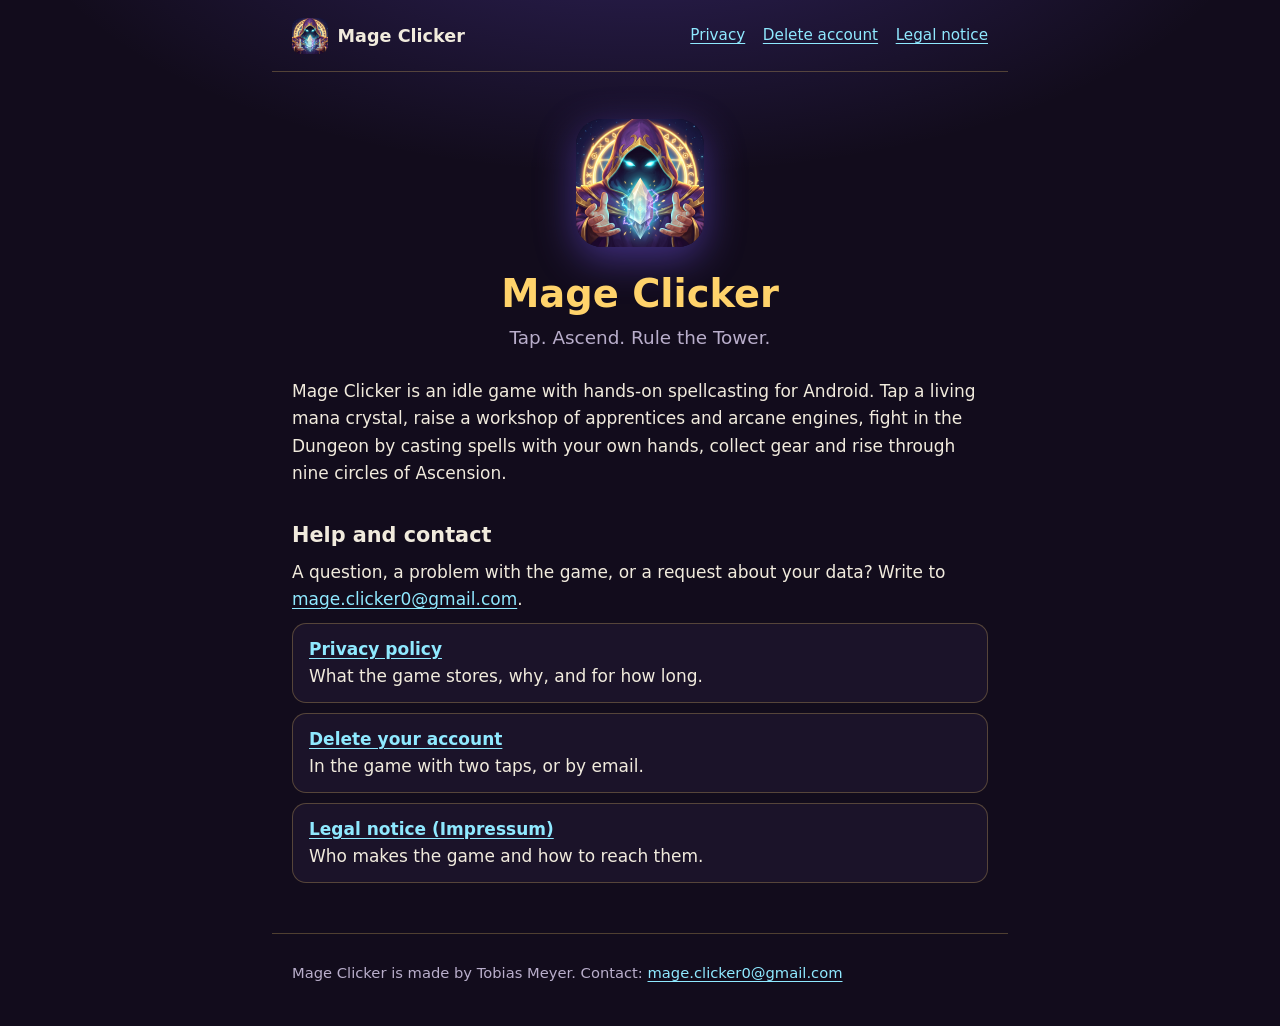
<file: index.html>
<!doctype html>
<html lang="en">
<head>
<meta charset="utf-8">
<meta name="viewport" content="width=device-width, initial-scale=1">
<title>Mage Clicker</title>
<meta name="description" content="Mage Clicker, an idle wizard game for Android: help, privacy policy, account deletion and legal notice.">
<link rel="icon" href="icon.png">
<link rel="stylesheet" href="style.css">
</head>
<body>
<header class="top">
  <a class="brand" href="index.html"><img src="icon.png" width="36" height="36" alt=""><span>Mage Clicker</span></a>
  <nav aria-label="Pages">
    <a href="privacy.html">Privacy</a>
    <a href="delete-account.html">Delete account</a>
    <a href="impressum.html">Legal notice</a>
  </nav>
</header>
<main>
<section class="hero">
  <img src="icon.png" width="128" height="128" alt="The Mage Clicker icon: a glowing mana crystal">
  <h1>Mage Clicker</h1>
  <p class="tagline">Tap. Ascend. Rule the Tower.</p>
</section>

<p>Mage Clicker is an idle game with hands-on spellcasting for Android. Tap a living mana crystal, raise a
workshop of apprentices and arcane engines, fight in the Dungeon by casting spells with your own hands,
collect gear and rise through nine circles of Ascension.</p>

<h2>Help and contact</h2>
<p>A question, a problem with the game, or a request about your data? Write to <a href="mailto:mage.clicker0@gmail.com">mage.clicker0@gmail.com</a>.</p>

<ul class="links">
  <li><a href="privacy.html">Privacy policy</a><br>What the game stores, why, and for how long.</li>
  <li><a href="delete-account.html">Delete your account</a><br>In the game with two taps, or by email.</li>
  <li><a href="impressum.html">Legal notice (Impressum)</a><br>Who makes the game and how to reach them.</li>
</ul>
</main>
<footer>
  <p>Mage Clicker is made by Tobias Meyer. Contact: <a href="mailto:mage.clicker0@gmail.com">mage.clicker0@gmail.com</a></p>
</footer>
</body>
</html>
</file>
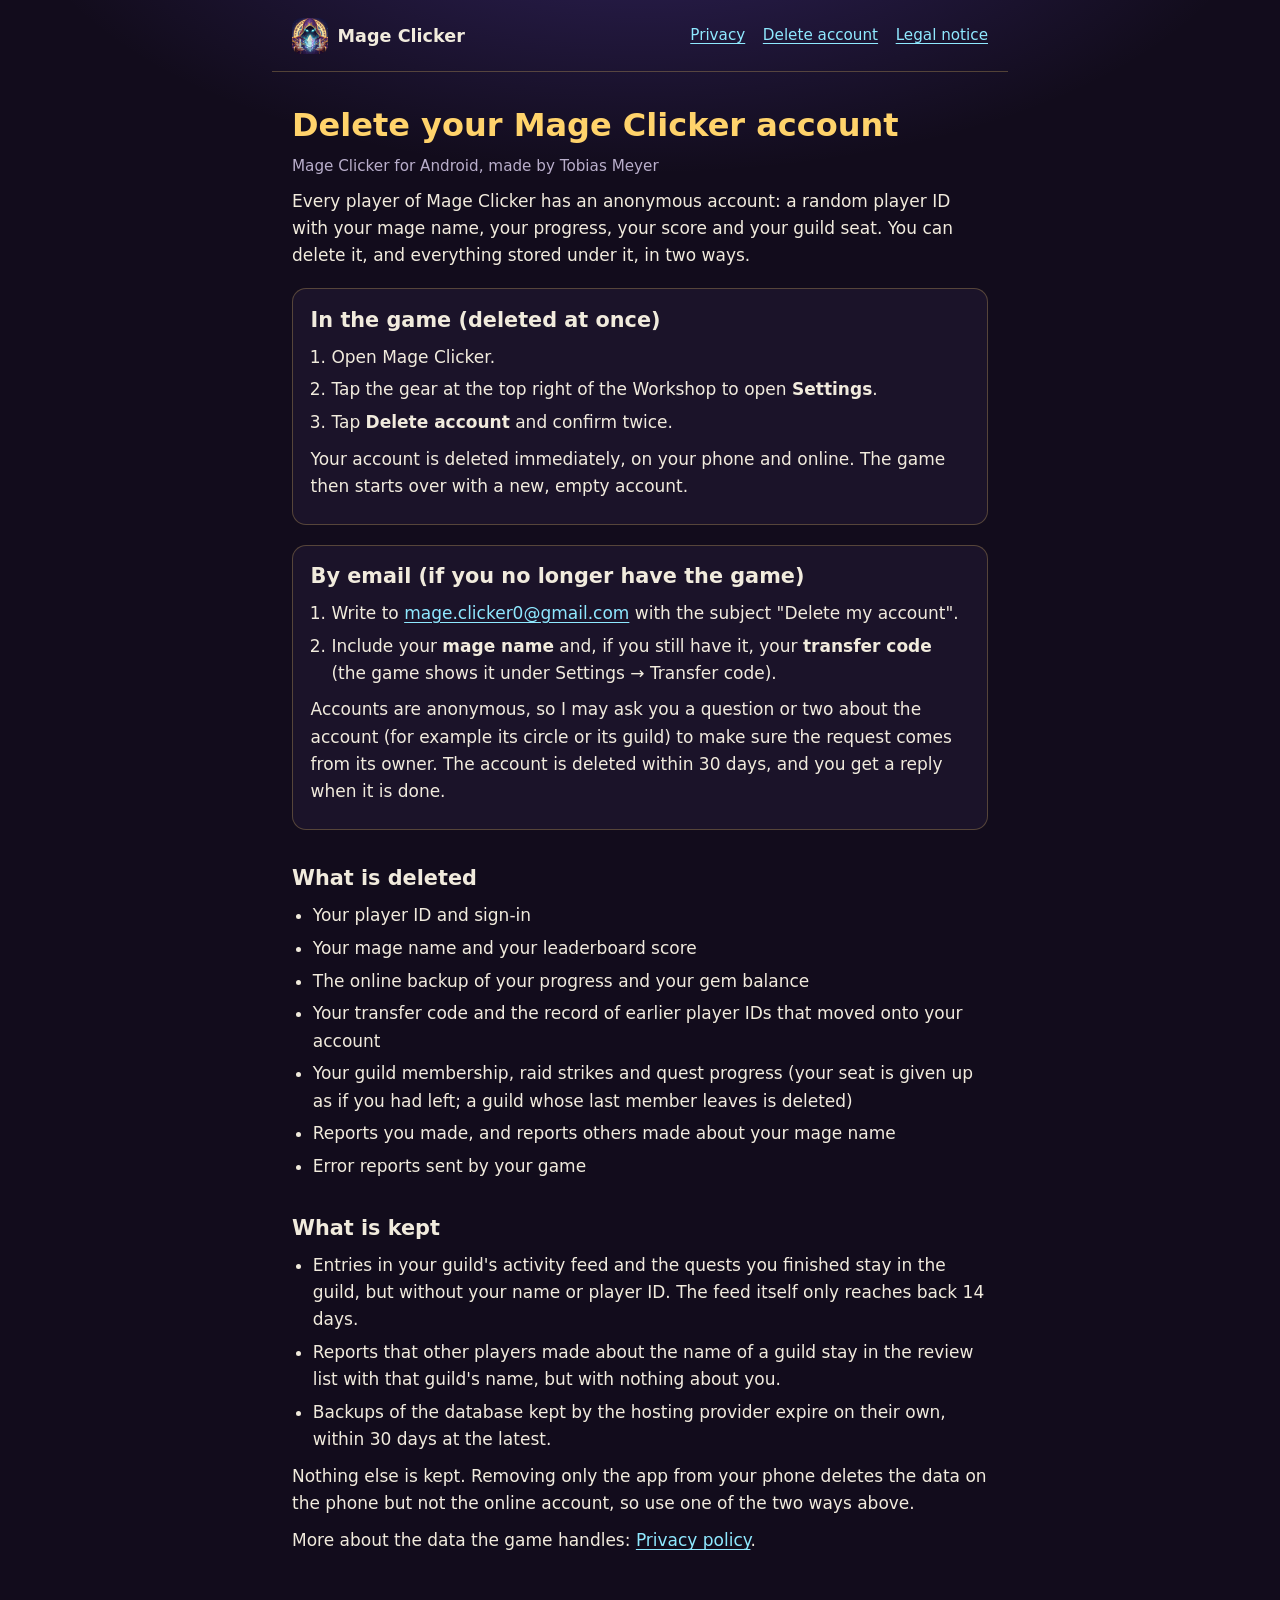
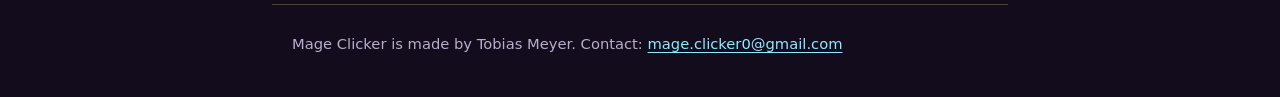
<file: delete-account.html>
<!doctype html>
<html lang="en">
<head>
<meta charset="utf-8">
<meta name="viewport" content="width=device-width, initial-scale=1">
<title>Delete your account · Mage Clicker</title>
<meta name="description" content="How to delete your Mage Clicker account and its data, in the game or by email, and what exactly is deleted.">
<link rel="icon" href="icon.png">
<link rel="stylesheet" href="style.css">
</head>
<body>
<header class="top">
  <a class="brand" href="index.html"><img src="icon.png" width="36" height="36" alt=""><span>Mage Clicker</span></a>
  <nav aria-label="Pages">
    <a href="privacy.html">Privacy</a>
    <a href="delete-account.html">Delete account</a>
    <a href="impressum.html">Legal notice</a>
  </nav>
</header>
<main>
<h1>Delete your Mage Clicker account</h1>
<p class="meta">Mage Clicker for Android, made by Tobias Meyer</p>

<p>Every player of Mage Clicker has an anonymous account: a random player ID with your mage name, your
progress, your score and your guild seat. You can delete it, and everything stored under it, in two ways.</p>

<div class="steps">
  <h2>In the game (deleted at once)</h2>
  <ol>
    <li>Open Mage Clicker.</li>
    <li>Tap the gear at the top right of the Workshop to open <strong>Settings</strong>.</li>
    <li>Tap <strong>Delete account</strong> and confirm twice.</li>
  </ol>
  <p>Your account is deleted immediately, on your phone and online. The game then starts over with a new,
  empty account.</p>
</div>

<div class="steps">
  <h2>By email (if you no longer have the game)</h2>
  <ol>
    <li>Write to <a href="mailto:mage.clicker0@gmail.com">mage.clicker0@gmail.com</a> with the subject "Delete my account".</li>
    <li>Include your <strong>mage name</strong> and, if you still have it, your <strong>transfer code</strong>
      (the game shows it under Settings → Transfer code).</li>
  </ol>
  <p>Accounts are anonymous, so I may ask you a question or two about the account (for example its circle
  or its guild) to make sure the request comes from its owner. The account is deleted within 30 days, and
  you get a reply when it is done.</p>
</div>

<h2>What is deleted</h2>
<ul>
  <li>Your player ID and sign-in</li>
  <li>Your mage name and your leaderboard score</li>
  <li>The online backup of your progress and your gem balance</li>
  <li>Your transfer code and the record of earlier player IDs that moved onto your account</li>
  <li>Your guild membership, raid strikes and quest progress (your seat is given up as if you had left;
    a guild whose last member leaves is deleted)</li>
  <li>Reports you made, and reports others made about your mage name</li>
  <li>Error reports sent by your game</li>
</ul>

<h2>What is kept</h2>
<ul>
  <li>Entries in your guild's activity feed and the quests you finished stay in the guild, but without
    your name or player ID. The feed itself only reaches back 14 days.</li>
  <li>Reports that other players made about the name of a guild stay in the review list with that guild's
    name, but with nothing about you.</li>
  <li>Backups of the database kept by the hosting provider expire on their own, within 30 days at the
    latest.</li>
</ul>
<p>Nothing else is kept. Removing only the app from your phone deletes the data on the phone but not the
online account, so use one of the two ways above.</p>

<p>More about the data the game handles: <a href="privacy.html">Privacy policy</a>.</p>
</main>
<footer>
  <p>Mage Clicker is made by Tobias Meyer. Contact: <a href="mailto:mage.clicker0@gmail.com">mage.clicker0@gmail.com</a></p>
</footer>
</body>
</html>
</file>
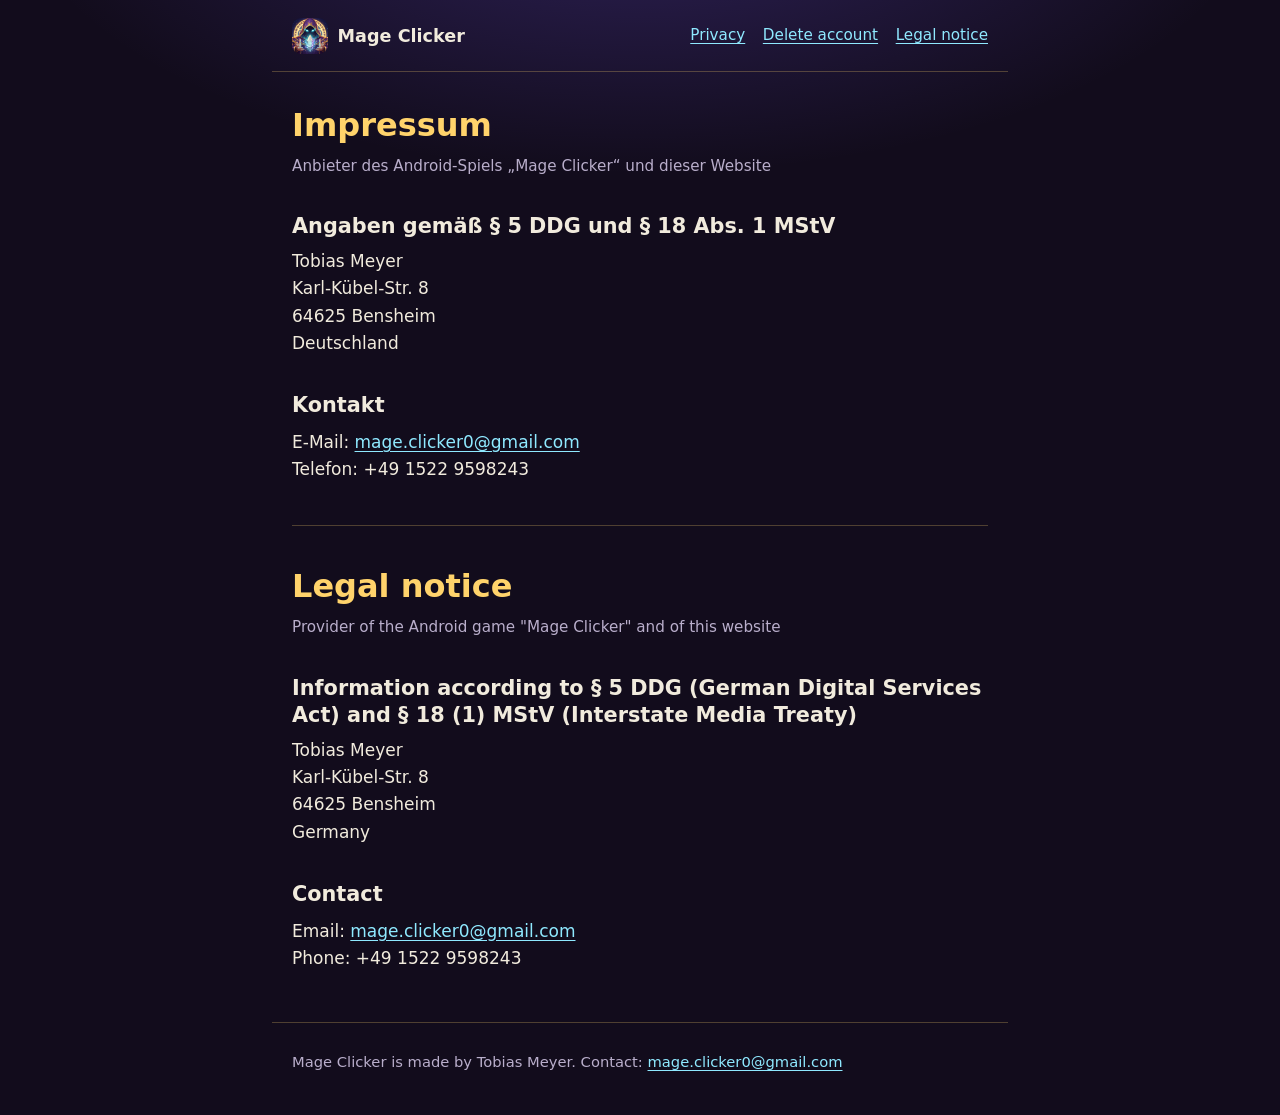
<file: impressum.html>
<!doctype html>
<html lang="en">
<head>
<meta charset="utf-8">
<meta name="viewport" content="width=device-width, initial-scale=1">
<title>Impressum / Legal notice · Mage Clicker</title>
<meta name="description" content="Impressum (legal notice) of the Android game Mage Clicker: who makes the game and how to reach them.">
<link rel="icon" href="icon.png">
<link rel="stylesheet" href="style.css">
</head>
<body>
<header class="top">
  <a class="brand" href="index.html"><img src="icon.png" width="36" height="36" alt=""><span>Mage Clicker</span></a>
  <nav aria-label="Pages">
    <a href="privacy.html">Privacy</a>
    <a href="delete-account.html">Delete account</a>
    <a href="impressum.html">Legal notice</a>
  </nav>
</header>
<main>
<section lang="de">
  <h1>Impressum</h1>
  <p class="meta">Anbieter des Android-Spiels „Mage Clicker“ und dieser Website</p>

  <h2>Angaben gemäß § 5 DDG und § 18 Abs. 1 MStV</h2>
  <address>
    Tobias Meyer<br>
    Karl-Kübel-Str. 8<br>
    64625 Bensheim<br>
    Deutschland
  </address>

  <h2>Kontakt</h2>
  <p>E-Mail: <a href="mailto:mage.clicker0@gmail.com">mage.clicker0@gmail.com</a><br>Telefon: +49 1522 9598243</p>
</section>

<hr>

<section>
  <h1>Legal notice</h1>
  <p class="meta">Provider of the Android game "Mage Clicker" and of this website</p>

  <h2>Information according to § 5 DDG (German Digital Services Act) and § 18 (1) MStV (Interstate Media Treaty)</h2>
  <address>
    Tobias Meyer<br>
    Karl-Kübel-Str. 8<br>
  64625 Bensheim<br>
  Germany
  </address>

  <h2>Contact</h2>
  <p>Email: <a href="mailto:mage.clicker0@gmail.com">mage.clicker0@gmail.com</a><br>Phone: +49 1522 9598243</p>
</section>
</main>
<footer>
  <p>Mage Clicker is made by Tobias Meyer. Contact: <a href="mailto:mage.clicker0@gmail.com">mage.clicker0@gmail.com</a></p>
</footer>
</body>
</html>
</file>
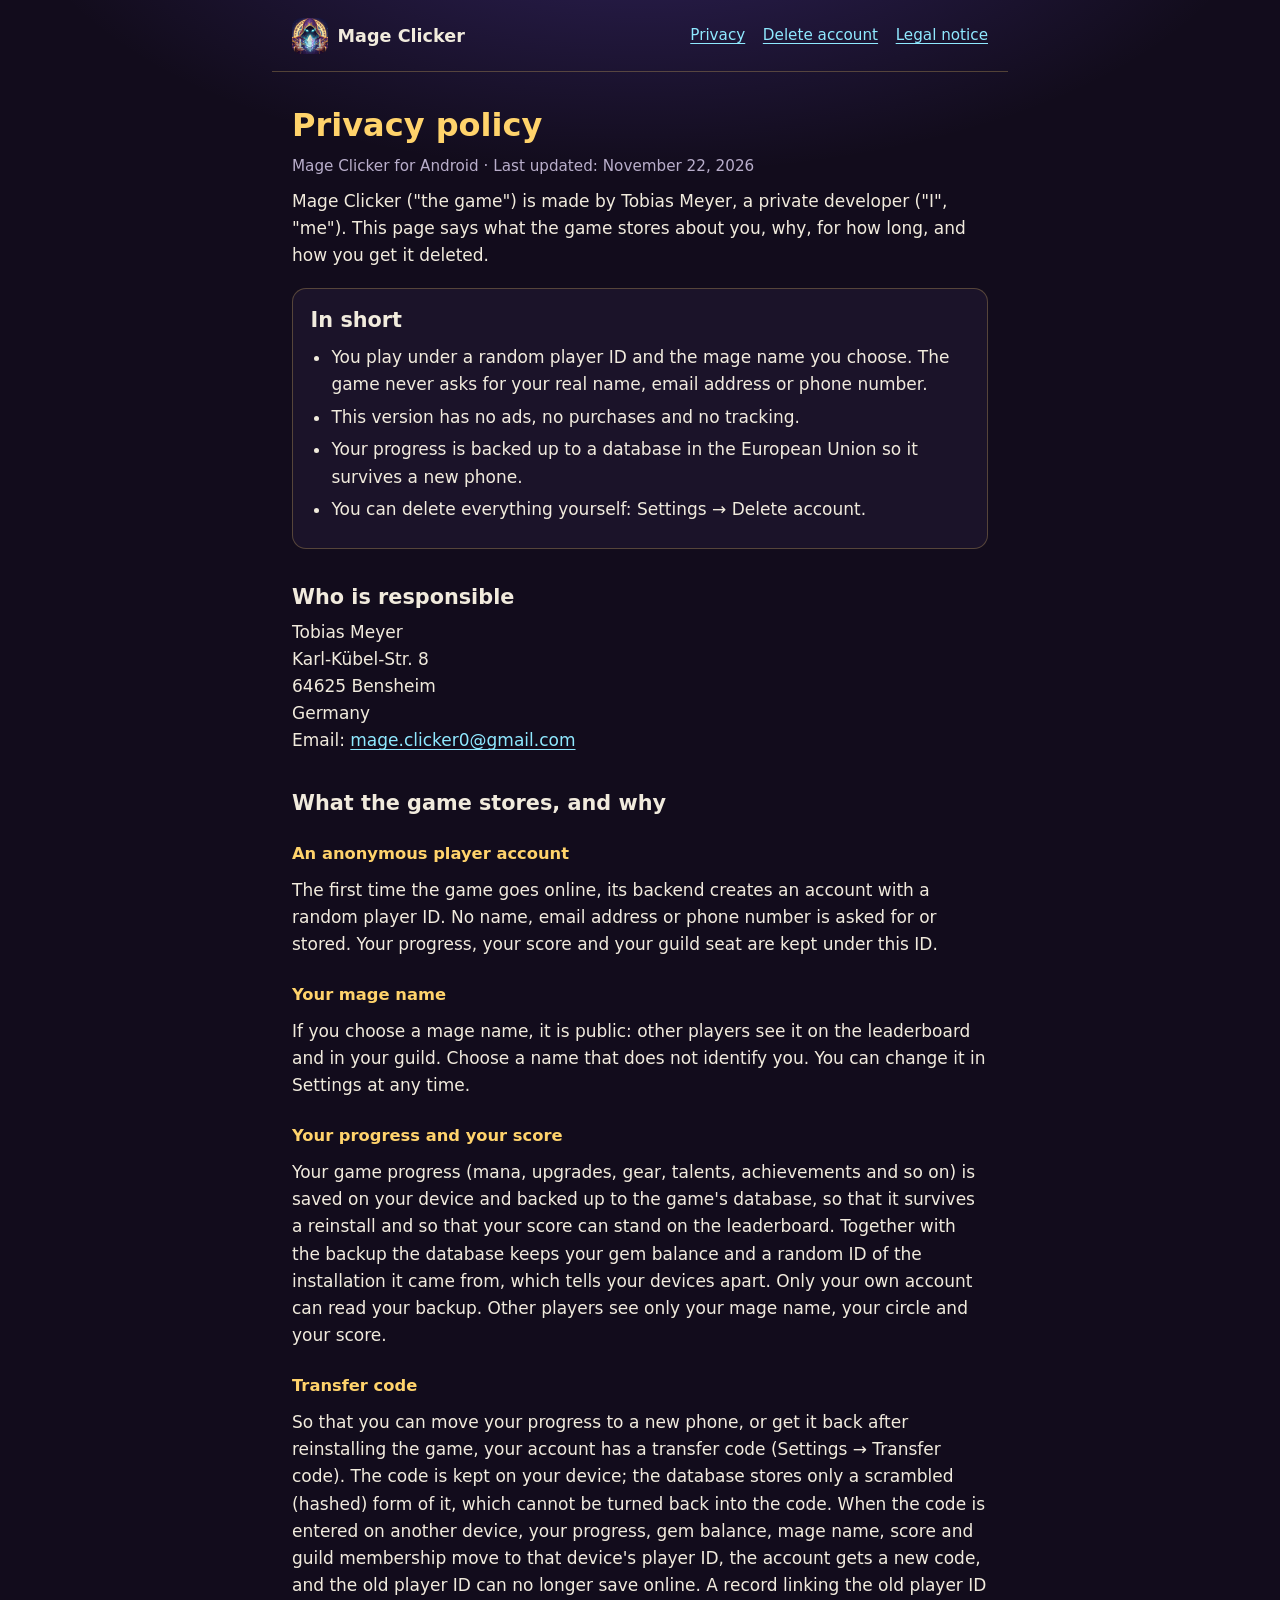
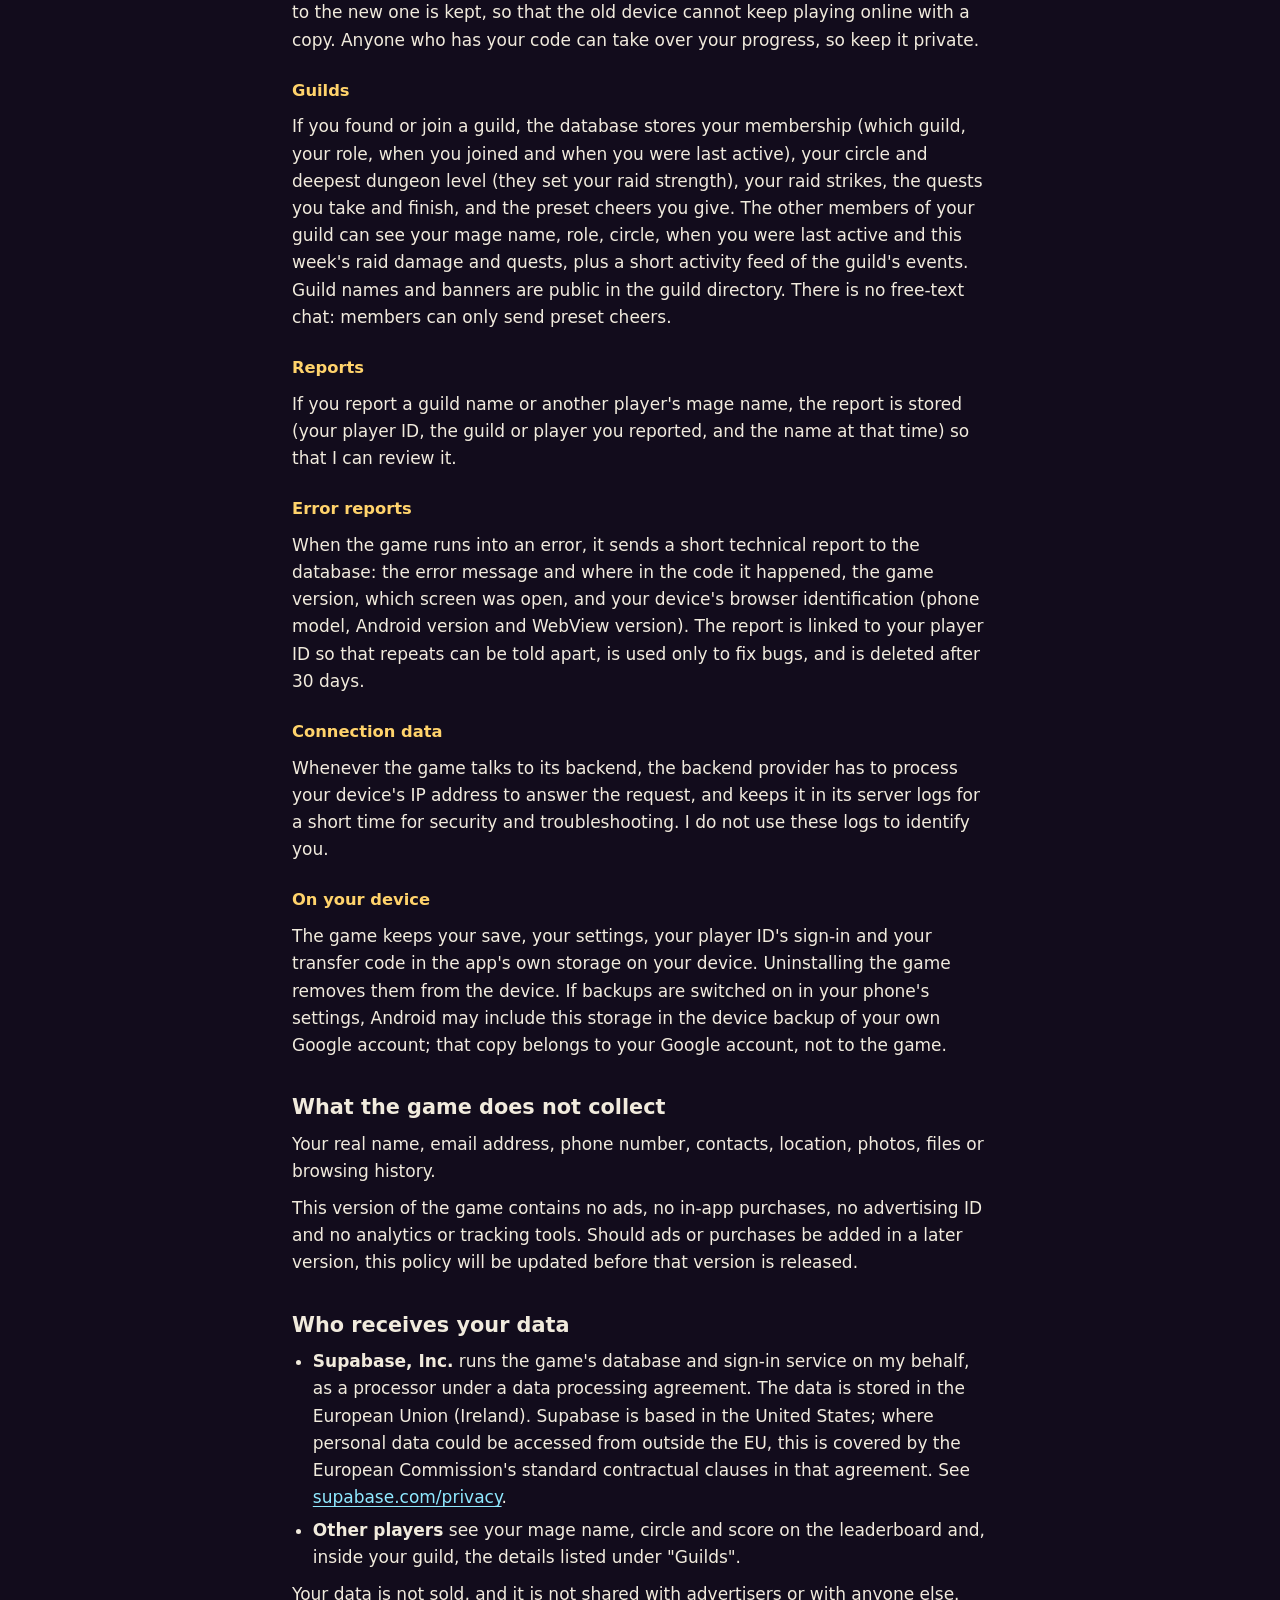
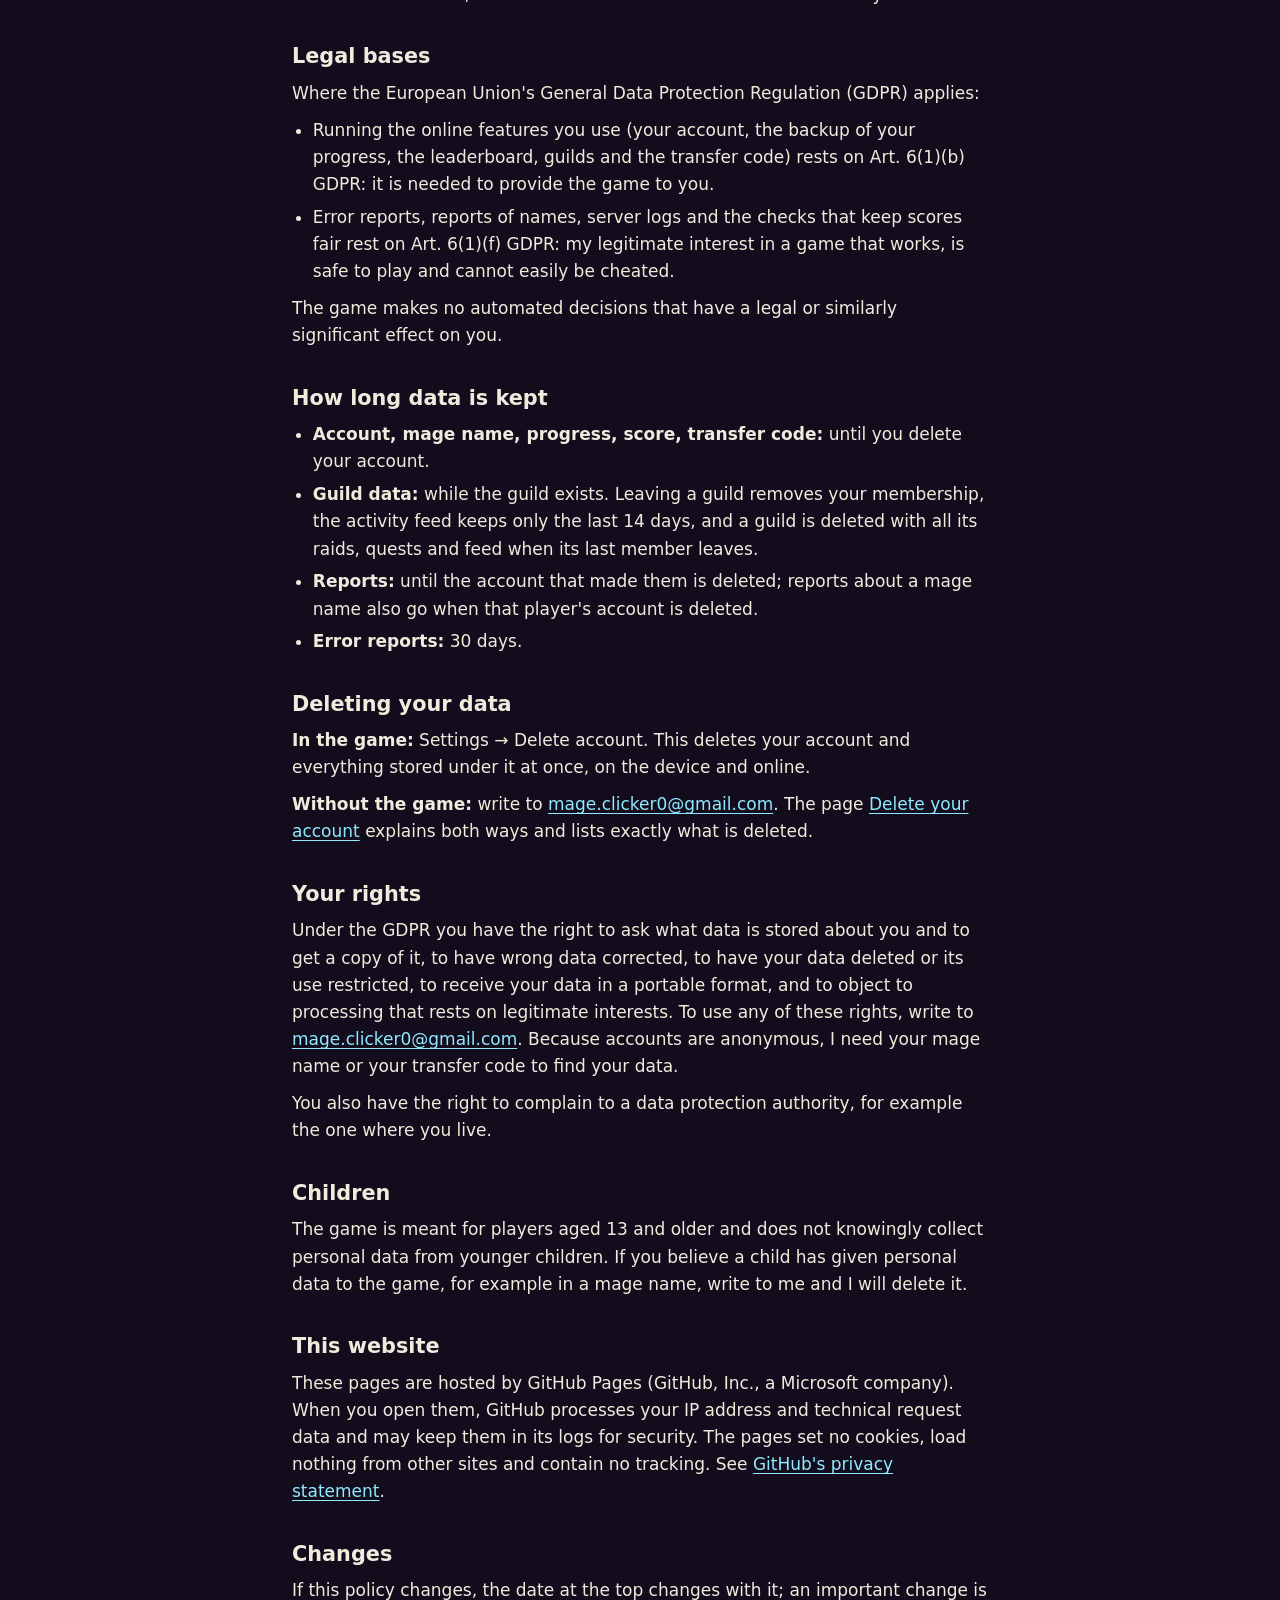
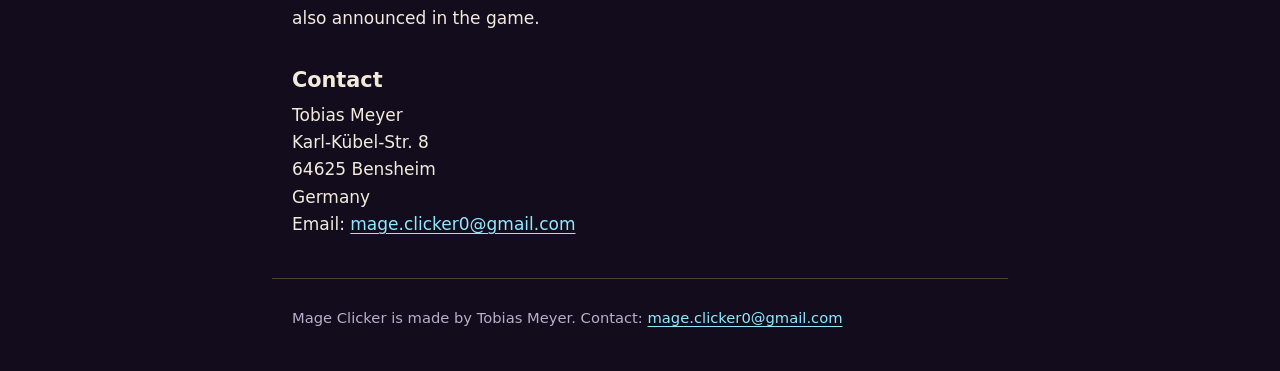
<file: privacy.html>
<!doctype html>
<html lang="en">
<head>
<meta charset="utf-8">
<meta name="viewport" content="width=device-width, initial-scale=1">
<title>Privacy policy · Mage Clicker</title>
<meta name="description" content="What the game Mage Clicker stores about you, why, for how long, and how you get it deleted.">
<link rel="icon" href="icon.png">
<link rel="stylesheet" href="style.css">
</head>
<body>
<header class="top">
  <a class="brand" href="index.html"><img src="icon.png" width="36" height="36" alt=""><span>Mage Clicker</span></a>
  <nav aria-label="Pages">
    <a href="privacy.html">Privacy</a>
    <a href="delete-account.html">Delete account</a>
    <a href="impressum.html">Legal notice</a>
  </nav>
</header>
<main>
<h1>Privacy policy</h1>
<p class="meta">Mage Clicker for Android · Last updated: November 22, 2026</p>

<p>Mage Clicker ("the game") is made by Tobias Meyer, a private developer ("I", "me"). This page says what the
game stores about you, why, for how long, and how you get it deleted.</p>

<div class="summary">
  <h2>In short</h2>
  <ul>
    <li>You play under a random player ID and the mage name you choose. The game never asks for your real
      name, email address or phone number.</li>
    <li>This version has no ads, no purchases and no tracking.</li>
    <li>Your progress is backed up to a database in the European Union so it survives a new phone.</li>
    <li>You can delete everything yourself: Settings → Delete account.</li>
  </ul>
</div>

<h2>Who is responsible</h2>
<address>
  Tobias Meyer<br>
  Karl-Kübel-Str. 8<br>
  64625 Bensheim<br>
  Germany<br>
  Email: <a href="mailto:mage.clicker0@gmail.com">mage.clicker0@gmail.com</a>
</address>

<h2>What the game stores, and why</h2>

<h3>An anonymous player account</h3>
<p>The first time the game goes online, its backend creates an account with a random player ID. No name,
email address or phone number is asked for or stored. Your progress, your score and your guild seat are
kept under this ID.</p>

<h3>Your mage name</h3>
<p>If you choose a mage name, it is public: other players see it on the leaderboard and in your guild.
Choose a name that does not identify you. You can change it in Settings at any time.</p>

<h3>Your progress and your score</h3>
<p>Your game progress (mana, upgrades, gear, talents, achievements and so on) is saved on your device and
backed up to the game's database, so that it survives a reinstall and so that your score can stand on the
leaderboard. Together with the backup the database keeps your gem balance and a random ID of the
installation it came from, which tells your devices apart. Only your own account can read your backup.
Other players see only your mage name, your circle and your score.</p>

<h3>Transfer code</h3>
<p>So that you can move your progress to a new phone, or get it back after reinstalling the game, your
account has a transfer code (Settings → Transfer code). The code is kept on your device; the database
stores only a scrambled (hashed) form of it, which cannot be turned back into the code. When the code is
entered on another device, your progress, gem balance, mage name, score and guild membership move to that
device's player ID, the account gets a new code, and the old player ID can no longer save online. A record
linking the old player ID to the new one is kept, so that the old device cannot keep playing online with a
copy. Anyone who has your code can take over your progress, so keep it private.</p>

<h3>Guilds</h3>
<p>If you found or join a guild, the database stores your membership (which guild, your role, when you
joined and when you were last active), your circle and deepest dungeon level (they set your raid
strength), your raid strikes, the quests you take and finish, and the preset cheers you give. The other
members of your guild can see your mage name, role, circle, when you were last active and this week's raid
damage and quests, plus a short activity feed of the guild's events. Guild names and banners are public in
the guild directory. There is no free-text chat: members can only send preset cheers.</p>

<h3>Reports</h3>
<p>If you report a guild name or another player's mage name, the report is stored (your player ID, the
guild or player you reported, and the name at that time) so that I can review it.</p>

<h3>Error reports</h3>
<p>When the game runs into an error, it sends a short technical report to the database: the error message
and where in the code it happened, the game version, which screen was open, and your device's browser
identification (phone model, Android version and WebView version). The report is linked to your player ID
so that repeats can be told apart, is used only to fix bugs, and is deleted after 30 days.</p>

<h3>Connection data</h3>
<p>Whenever the game talks to its backend, the backend provider has to process your device's IP address to
answer the request, and keeps it in its server logs for a short time for security and troubleshooting. I do
not use these logs to identify you.</p>

<h3>On your device</h3>
<p>The game keeps your save, your settings, your player ID's sign-in and your transfer code in the app's own
storage on your device. Uninstalling the game removes them from the device. If backups are switched on in
your phone's settings, Android may include this storage in the device backup of your own Google account;
that copy belongs to your Google account, not to the game.</p>

<h2>What the game does not collect</h2>
<p>Your real name, email address, phone number, contacts, location, photos, files or browsing history.</p>
<p>This version of the game contains no ads, no in-app purchases, no advertising ID and no analytics or
tracking tools. Should ads or purchases be added in a later version, this policy will be updated before
that version is released.</p>

<h2>Who receives your data</h2>
<ul>
  <li><strong>Supabase, Inc.</strong> runs the game's database and sign-in service on my behalf, as a
    processor under a data processing agreement. The data is stored in the European Union (Ireland).
    Supabase is based in the United States; where personal data could be accessed from outside the EU, this
    is covered by the European Commission's standard contractual clauses in that agreement. See
    <a href="https://supabase.com/privacy" rel="noopener">supabase.com/privacy</a>.</li>
  <li><strong>Other players</strong> see your mage name, circle and score on the leaderboard and, inside
    your guild, the details listed under "Guilds".</li>
</ul>
<p>Your data is not sold, and it is not shared with advertisers or with anyone else.</p>

<h2>Legal bases</h2>
<p>Where the European Union's General Data Protection Regulation (GDPR) applies:</p>
<ul>
  <li>Running the online features you use (your account, the backup of your progress, the leaderboard,
    guilds and the transfer code) rests on Art. 6(1)(b) GDPR: it is needed to provide the game to you.</li>
  <li>Error reports, reports of names, server logs and the checks that keep scores fair rest on
    Art. 6(1)(f) GDPR: my legitimate interest in a game that works, is safe to play and cannot easily be
    cheated.</li>
</ul>
<p>The game makes no automated decisions that have a legal or similarly significant effect on you.</p>

<h2>How long data is kept</h2>
<ul>
  <li><strong>Account, mage name, progress, score, transfer code:</strong> until you delete your account.</li>
  <li><strong>Guild data:</strong> while the guild exists. Leaving a guild removes your membership, the
    activity feed keeps only the last 14 days, and a guild is deleted with all its raids, quests and feed
    when its last member leaves.</li>
  <li><strong>Reports:</strong> until the account that made them is deleted; reports about a mage name
    also go when that player's account is deleted.</li>
  <li><strong>Error reports:</strong> 30 days.</li>
</ul>

<h2>Deleting your data</h2>
<p><strong>In the game:</strong> Settings → Delete account. This deletes your account and everything stored
under it at once, on the device and online.</p>
<p><strong>Without the game:</strong> write to <a href="mailto:mage.clicker0@gmail.com">mage.clicker0@gmail.com</a>. The page
<a href="delete-account.html">Delete your account</a> explains both ways and lists exactly what is deleted.</p>

<h2>Your rights</h2>
<p>Under the GDPR you have the right to ask what data is stored about you and to get a copy of it, to have
wrong data corrected, to have your data deleted or its use restricted, to receive your data in a portable
format, and to object to processing that rests on legitimate interests. To use any of these rights, write
to <a href="mailto:mage.clicker0@gmail.com">mage.clicker0@gmail.com</a>. Because accounts are anonymous, I need your mage name or your transfer code to find
your data.</p>
<p>You also have the right to complain to a data protection authority, for example the one where you
live.</p>

<h2>Children</h2>
<p>The game is meant for players aged 13 and older and does not knowingly collect personal data from
younger children. If you believe a child has given personal data to the game, for example in a mage name,
write to me and I will delete it.</p>

<h2>This website</h2>
<p>These pages are hosted by GitHub Pages (GitHub, Inc., a Microsoft company). When you open them, GitHub
processes your IP address and technical request data and may keep them in its logs for security. The pages
set no cookies, load nothing from other sites and contain no tracking. See
<a href="https://docs.github.com/en/site-policy/privacy-policies/github-general-privacy-statement" rel="noopener">GitHub's privacy statement</a>.</p>

<h2>Changes</h2>
<p>If this policy changes, the date at the top changes with it; an important change is also announced in
the game.</p>

<h2>Contact</h2>
<address>
  Tobias Meyer<br>
  Karl-Kübel-Str. 8<br>
  64625 Bensheim<br>
  Germany<br>
  Email: <a href="mailto:mage.clicker0@gmail.com">mage.clicker0@gmail.com</a>
</address>
</main>
<footer>
  <p>Mage Clicker is made by Tobias Meyer. Contact: <a href="mailto:mage.clicker0@gmail.com">mage.clicker0@gmail.com</a></p>
</footer>
</body>
</html>
</file>
<file: style.css>
/* The game's website: three legal pages and a front page. No scripts, no outside files. */
:root {
  --bg: #120c1c;
  --panel: #1b1329;
  --line: rgba(255, 211, 107, 0.26);
  --text: #f1ebdd;
  --muted: #b9aecb;
  --gold: #ffd36b;
  --link: #8fe9ff;
}

* { box-sizing: border-box; }

html { background: var(--bg); }

body {
  margin: 0;
  color: var(--text);
  font: 17px/1.6 system-ui, -apple-system, "Segoe UI", Roboto, "Helvetica Neue", Arial, sans-serif;
  background:
    radial-gradient(900px 420px at 50% -120px, rgba(124, 92, 255, 0.28), transparent 70%),
    var(--bg);
  background-repeat: no-repeat;
}

a { color: var(--link); text-underline-offset: 0.18em; }
a:hover { color: #ffffff; }

.top,
main,
footer {
  max-width: 46rem;
  margin: 0 auto;
  padding: 0 1.25rem;
}

.top {
  display: flex;
  flex-wrap: wrap;
  align-items: center;
  justify-content: space-between;
  gap: 0.5rem 1.5rem;
  padding-top: 1.1rem;
  padding-bottom: 1.1rem;
  border-bottom: 1px solid var(--line);
}

.brand {
  display: inline-flex;
  align-items: center;
  gap: 0.6rem;
  color: var(--text);
  font-weight: 800;
  font-size: 1.1rem;
  text-decoration: none;
}

.brand img { border-radius: 9px; }

.top nav {
  display: flex;
  flex-wrap: wrap;
  gap: 0.25rem 1.1rem;
  font-size: 0.95rem;
}

main { padding-top: 1.5rem; padding-bottom: 2.5rem; }

h1 {
  margin: 0.6rem 0 0.4rem;
  color: var(--gold);
  font-size: 2rem;
  line-height: 1.2;
}

h2 {
  margin: 2.2rem 0 0.5rem;
  font-size: 1.3rem;
  line-height: 1.3;
}

h3 {
  margin: 1.5rem 0 0.2rem;
  color: var(--gold);
  font-size: 1.02rem;
}

p, ul, ol { margin: 0.6rem 0; }
ul, ol { padding-left: 1.3rem; }
li { margin: 0.35rem 0; }

.meta { color: var(--muted); font-size: 0.95rem; }

.summary,
.steps {
  margin: 1.2rem 0;
  padding: 0.9rem 1.1rem;
  border: 1px solid var(--line);
  border-radius: 14px;
  background: var(--panel);
}

.steps h2,
.summary h2 { margin-top: 0.2rem; }

address { font-style: normal; }

hr {
  margin: 2.6rem 0;
  border: 0;
  border-top: 1px solid var(--line);
}

.hero { text-align: center; padding: 1.4rem 0 0.4rem; }
.hero img { border-radius: 26px; box-shadow: 0 12px 40px rgba(124, 92, 255, 0.45); }
.hero h1 { font-size: 2.4rem; margin-top: 1rem; }
.tagline { color: var(--muted); font-size: 1.15rem; margin-top: 0; }

.links { list-style: none; padding: 0; }
.links li {
  margin: 0.6rem 0;
  padding: 0.75rem 1rem;
  border: 1px solid var(--line);
  border-radius: 14px;
  background: var(--panel);
}
.links a { font-weight: 700; }

footer {
  padding-top: 1.1rem;
  padding-bottom: 2rem;
  border-top: 1px solid var(--line);
  color: var(--muted);
  font-size: 0.92rem;
}

.draft {
  margin: 0;
  padding: 0.7rem 1.25rem;
  background: #b3261e;
  color: #ffffff;
  font-weight: 700;
  text-align: center;
}

.missing {
  padding: 0 0.25em;
  border-radius: 4px;
  background: #b3261e;
  color: #ffffff;
}

@media print {
  html, body { background: #ffffff; color: #000000; }
  a { color: #000000; }
  h1, h3 { color: #000000; }
  .top nav, .draft { display: none; }
  .summary, .steps, .links li { background: none; border-color: #999999; }
}
</file>
